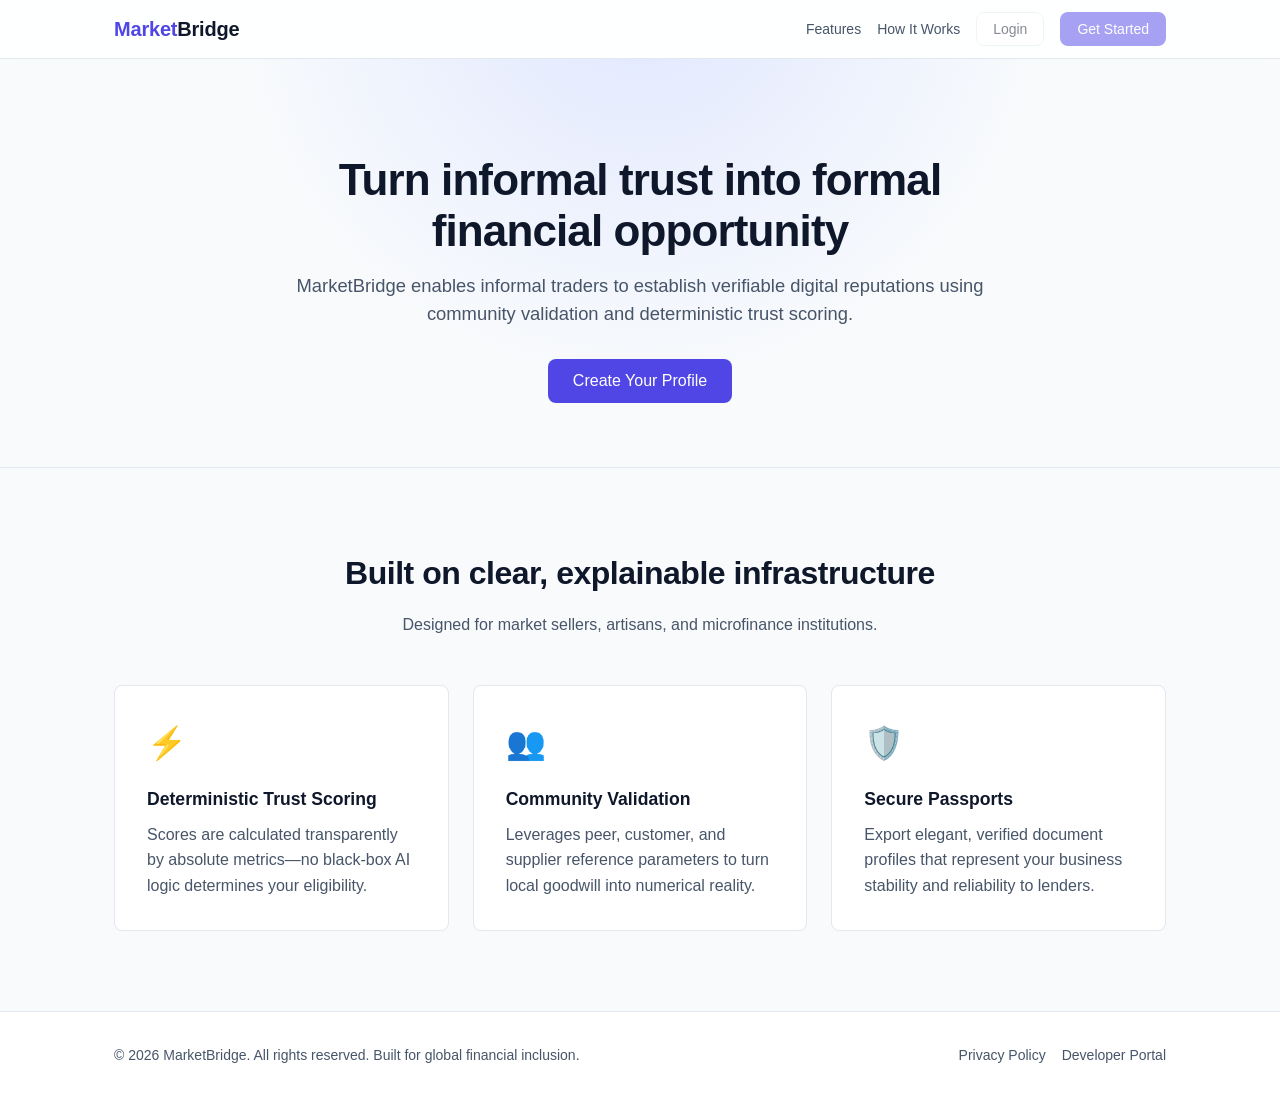
<file: frontend/index.html>
<!DOCTYPE html>
<html lang="en">
<head>
    <meta charset="UTF-8">
    <meta name="viewport" content="width=device-width, initial-scale=1.0">
    <title>MarketBridge — Turn Reputation into Opportunity</title>
    <link rel="stylesheet" href="css/styles.css">
</head>
<body>
    <!-- Navigation -->
    <nav class="navbar">
        <div class="nav-container">
            <a href="#" class="logo">
                <span class="logo-accent">Market</span>Bridge
            </a>
            <div class="nav-links">
                <a href="#features">Features</a>
                <a href="#how-it-works">How It Works</a>
                <button class="btn btn-secondary" disabled>Login</button>
                <button class="btn btn-primary" disabled>Get Started</button>
            </div>
        </div>
    </nav>

    <!-- Hero Section -->
    <header class="hero">
        <div class="container">
            <h1>Turn informal trust into formal financial opportunity</h1>
            <p class="subtitle">MarketBridge enables informal traders to establish verifiable digital reputations using community validation and deterministic trust scoring.</p>
            
            <div class="cta-group">
                <button class="btn btn-primary btn-large" disabled>Create Your Profile</button>
            </div>
        </div>
    </header>

    <!-- Features Section -->
    <section id="features" class="features-section">
        <div class="container">
            <div class="section-title">
                <h2>Built on clear, explainable infrastructure</h2>
                <p>Designed for market sellers, artisans, and microfinance institutions.</p>
            </div>
            
            <div class="grid">
                <div class="card">
                    <div class="card-icon">⚡</div>
                    <h4>Deterministic Trust Scoring</h4>
                    <p>Scores are calculated transparently by absolute metrics—no black-box AI logic determines your eligibility.</p>
                </div>
                <div class="card">
                    <div class="card-icon">👥</div>
                    <h4>Community Validation</h4>
                    <p>Leverages peer, customer, and supplier reference parameters to turn local goodwill into numerical reality.</p>
                </div>
                <div class="card">
                    <div class="card-icon">🛡️</div>
                    <h4>Secure Passports</h4>
                    <p>Export elegant, verified document profiles that represent your business stability and reliability to lenders.</p>
                </div>
            </div>
        </div>
    </section>

    <!-- Footer -->
    <footer class="footer">
        <div class="container footer-content">
            <p>&copy; 2026 MarketBridge. All rights reserved. Built for global financial inclusion.</p>
            <div class="footer-links">
                <a href="#">Privacy Policy</a>
                <a href="#">Developer Portal</a>
            </div>
        </div>
    </footer>

    <!-- App Entry Point (ES6 Modules) -->
    <script type="module" src="js/app.js"></script>
</body>
</html>
</file>
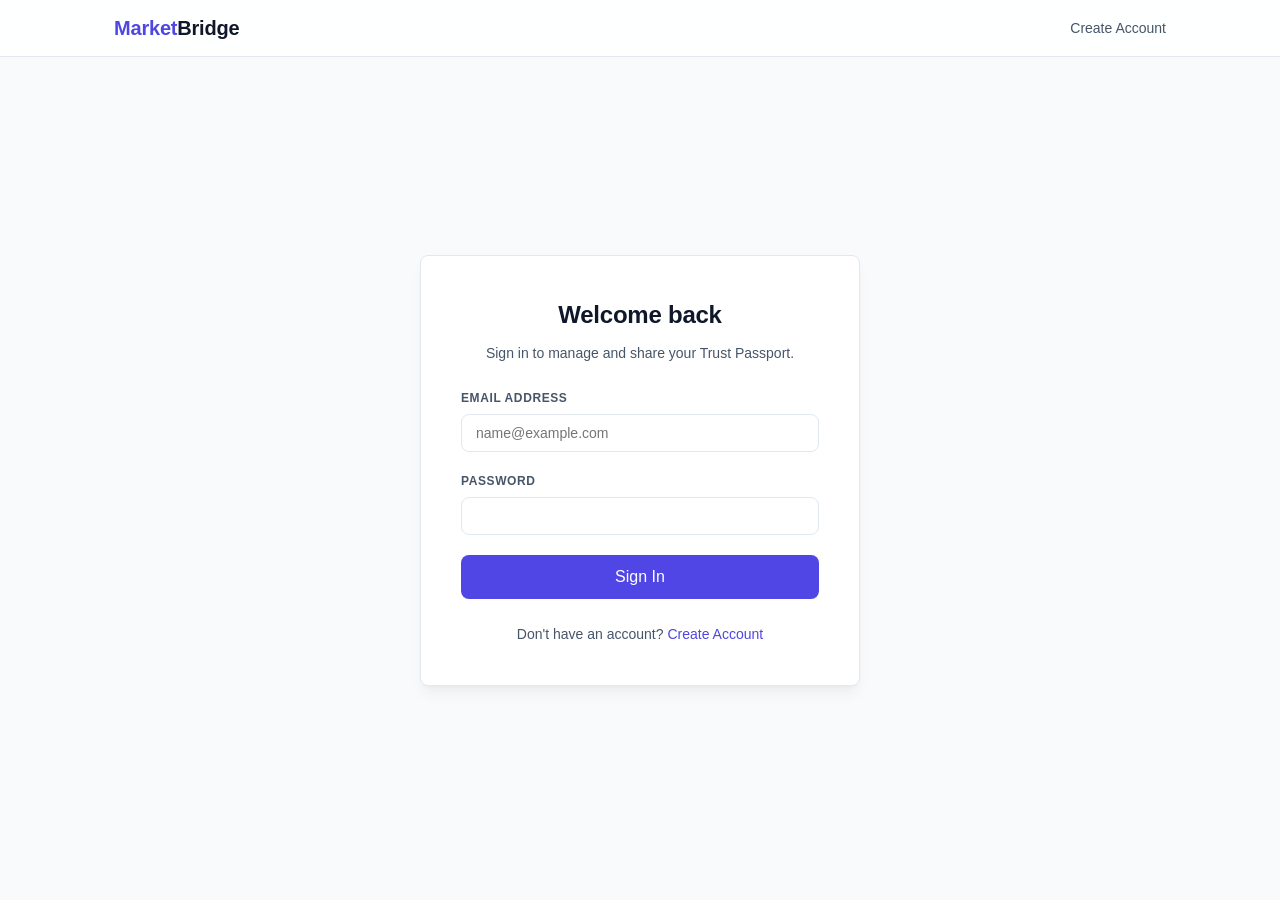
<file: frontend/dashboard.html>
<!DOCTYPE html>
<html lang="en">
<head>
    <meta charset="UTF-8">
    <meta name="viewport" content="width=device-width, initial-scale=1.0">
    <title>Trader Dashboard — MarketBridge</title>
    <link rel="stylesheet" href="css/styles.css">
</head>
<body>
    <nav class="navbar">
        <div class="nav-container">
            <a href="index.html" class="logo">
                <span class="logo-accent">Market</span>Bridge
            </a>
            <div class="nav-links">
                <a href="profile-setup.html">Edit Profile</a>
                <button id="btn-logout" class="btn btn-secondary">Logout</button>
            </div>
        </div>
    </nav>

    <main class="container dashboard-wrapper">
        <!-- Header Section -->
        <header class="dashboard-header">
            <div>
                <span class="badge">MarketBridge Verified Account</span>
                <h1 id="dashboard-business-name">Loading Business...</h1>
                <p id="dashboard-location-category">Checking profile metadata...</p>
            </div>
            <div>
                <a href="profile-setup.html" class="btn btn-secondary">Edit Business Profile</a>
            </div>
        </header>

        <!-- Trust Overview Cards -->
        <section class="metrics-grid">
            <div class="metric-card">
                <span class="metric-label">Reputation Trust Score</span>
                <div class="metric-value-container">
                    <span id="trust-score-val" class="metric-value">0</span>
                    <span class="metric-max">/ 100</span>
                </div>
                <div class="progress-bar-container">
                    <div id="trust-progress-bar" class="progress-bar-fill" style="width: 0%;"></div>
                </div>
                <p class="metric-help">Calculated deterministically based on profile, evidence, and verification.</p>
                <a href="passport-preview.html" class="btn btn-outline mt-24">Preview & Generate Trust Passport</a>
            </div>

            <div id="passport-status-card" class="metric-card">
                <span class="metric-label">Passport Status</span>
                <span class="metric-status status-warning">Incomplete</span>
                <p class="metric-desc">You must upload at least two pieces of business evidence to activate your Trust Passport.</p>
            </div>
        </section>

        <!-- Dashboard Workspace -->
        <section class="dashboard-workspace">
            <!-- Left Panel: Upload Engine & Reference Invitations -->
            <div class="upload-panel">
                <!-- Upload Card -->
                <div class="panel-card">
                    <h3>Upload Business Evidence</h3>
                    <p class="panel-desc">Add supporting verification documents to prove business stability and earn up to 20 trust points [1].</p>
                    <div id="upload-alert" class="alert hidden"></div>
                    <form id="upload-form" class="auth-form">
                        <div class="form-group">
                            <label for="evidence-type">Evidence Category</label>
                            <select id="evidence-type" class="form-select" required>
                                <option value="" disabled selected>Select category</option>
                                <option value="shop_photo">Shop Front Photo</option>
                                <option value="inventory_photo">Inventory / Stock Photo</option>
                                <option value="receipt">Customer Purchase Receipt</option>
                                <option value="utility_bill">Stall Utility Bill</option>
                                <option value="cac_certificate">CAC Registration (Optional)</option>
                            </select>
                        </div>
                        <div class="form-group">
                            <label for="file-input">Select File (PNG or JPG, Max 5MB)</label>
                            <input type="file" id="file-input" accept="image/png, image/jpeg, image/jpg" required>
                        </div>
                        <button type="submit" id="btn-upload" class="btn btn-primary w-100 btn-large">Upload Document</button>
                    </form>
                </div>

                <!-- Reference Invitation Card -->
                <div class="panel-card mt-24">
                    <h3>Request Community Reference</h3>
                    <p class="panel-desc">Invite market neighbors, regular customers, or suppliers to verify your reliability and earn up to 40 trust points [1].</p>
                    <div id="reference-alert" class="alert hidden"></div>
                    <form id="reference-form" class="auth-form">
                        <div class="form-group">
                            <label for="ref-name">Reference Name</label>
                            <input type="text" id="ref-name" placeholder="Alhaji Aminu" required>
                        </div>
                        <div class="form-group">
                            <label for="ref-phone">Phone Number</label>
                            <input type="tel" id="ref-phone" placeholder="e.g. +234 80 1234 5678" required>
                        </div>
                        <div class="form-group">
                            <label for="ref-relationship">Relationship</label>
                            <select id="ref-relationship" class="form-select" required>
                                <option value="" disabled selected>Select relationship</option>
                                <option value="Supplier">Supplier (Provides stock/materials)</option>
                                <option value="Customer">Regular Customer (Buys from you)</option>
                                <option value="Market Leader">Market Association Official</option>
                                <option value="Stall Neighbor">Business Neighbor (Stall owner next door)</option>
                            </select>
                        </div>
                        <button type="submit" id="btn-invite-ref" class="btn btn-outline w-100">Generate Verification Link</button>
                    </form>
                </div>
            </div>

            <!-- Right Panel: Evidence Vault & Reference Lists -->
            <div class="vault-panel">
                <!-- Evidence Vault -->
                <div class="panel-card">
                    <h3>Uploaded Evidence Vault</h3>
                    <p class="panel-desc">Your verified documents stored securely on Supabase Storage [1].</p>
                    <div id="empty-vault-state" class="empty-state">
                        <div class="empty-icon">📁</div>
                        <p>No business evidence uploaded yet.</p>
                    </div>
                    <div id="evidence-grid" class="evidence-preview-grid"></div>
                </div>

                <!-- Reference List Vault -->
                <div class="panel-card mt-24">
                    <h3>Verification References</h3>
                    <p class="panel-desc">Track status and copy secure links to send to your verifiers [1].</p>
                    <div id="empty-references-state" class="empty-state">
                        <div class="empty-icon">👥</div>
                        <p>No reference invitations generated yet.</p>
                    </div>
                    <div id="references-list" class="references-vault-list">
                        <!-- Dynamic list items injected via JavaScript -->
                    </div>
                </div>
            </div>
        </section>
    </main>

    <script type="module" src="js/dashboard.js"></script>
</body>
</html>
</file>
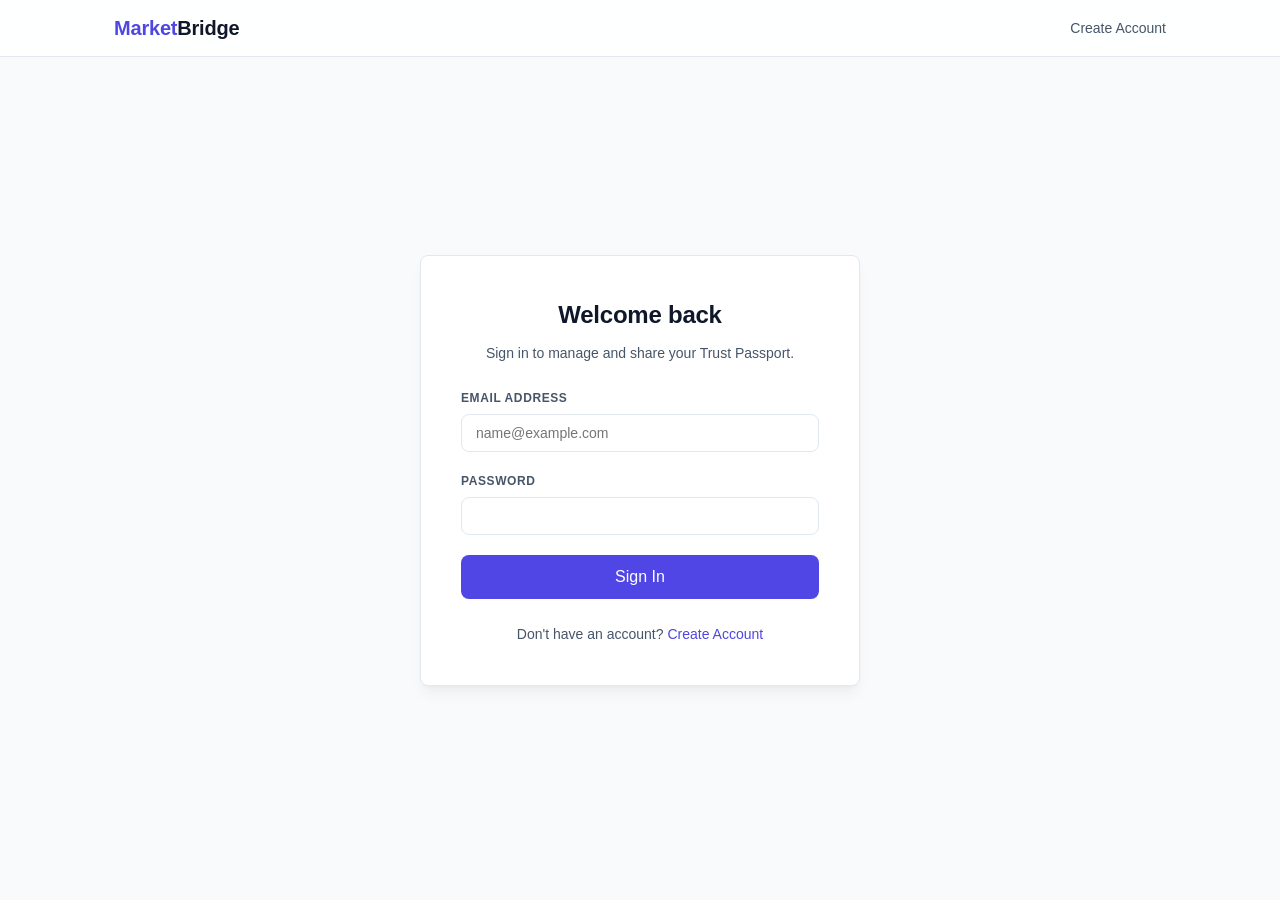
<file: frontend/login.html>
<!DOCTYPE html>
<html lang="en">
<head>
    <meta charset="UTF-8">
    <meta name="viewport" content="width=device-width, initial-scale=1.0">
    <title>Sign In — MarketBridge</title>
    <link rel="stylesheet" href="css/styles.css">
</head>
<body>
    <nav class="navbar">
        <div class="nav-container">
            <a href="index.html" class="logo">
                <span class="logo-accent">Market</span>Bridge
            </a>
            <div class="nav-links">
                <a href="register.html">Create Account</a>
            </div>
        </div>
    </nav>

    <main class="auth-wrapper">
        <div class="auth-card">
            <h2>Welcome back</h2>
            <p class="auth-subtitle">Sign in to manage and share your Trust Passport.</p>

            <div id="alert-box" class="alert hidden"></div>

            <form id="login-form" class="auth-form">
                <div class="form-group">
                    <label for="email">Email Address</label>
                    <input type="email" id="email" placeholder="name@example.com" required autocomplete="email">
                </div>

                <div class="form-group">
                    <label for="password">Password</label>
                    <input type="password" id="password" required autocomplete="current-password">
                </div>

                <button type="submit" id="btn-submit" class="btn btn-primary btn-large w-100">Sign In</button>
            </form>

            <div class="auth-footer">
                <p>Don't have an account? <a href="register.html">Create Account</a></p>
            </div>
        </div>
    </main>

    <script type="module" src="js/login.js"></script>
</body>
</html>
</file>
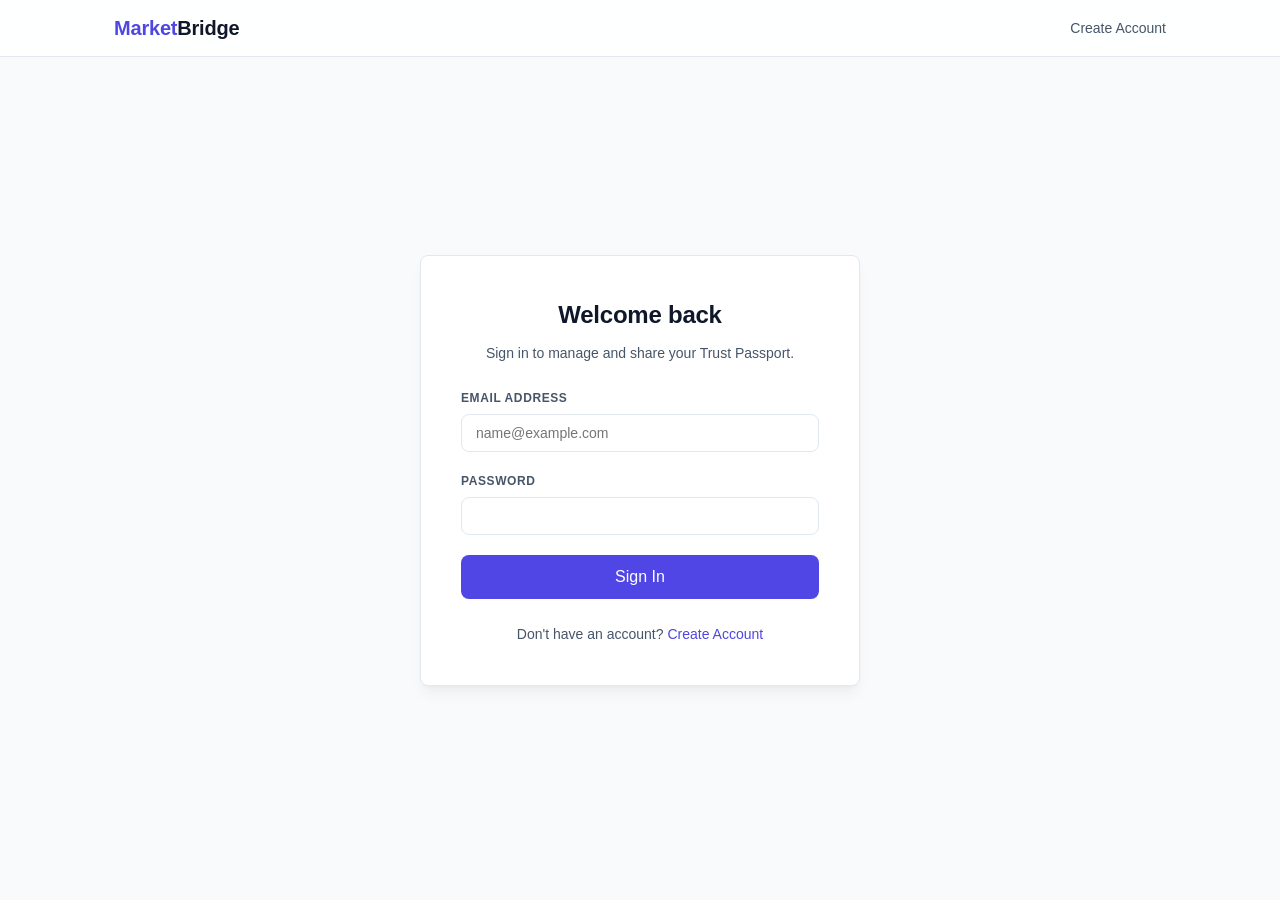
<file: frontend/passport-preview.html>
<!DOCTYPE html>
<html lang="en">
<head>
    <meta charset="UTF-8">
    <meta name="viewport" content="width=device-width, initial-scale=1.0">
    <title>Reputation Trust Passport — MarketBridge</title>
    <link rel="stylesheet" href="css/styles.css">
</head>
<body class="passport-body">
    <!-- Navbar (Will be hidden when printing) -->
    <nav class="navbar print-hidden">
        <div class="nav-container">
            <a href="dashboard.html" class="logo">
                ← Back to Dashboard
            </a>
            <button id="btn-print" class="btn btn-primary">Download Passport PDF</button>
        </div>
    </nav>

    <main class="passport-sheet">
        <!-- Passport Header -->
        <header class="passport-header-block">
            <div class="passport-logo-section">
                <h2>MarketBridge</h2>
                <span>TRUST INFRASTRUCTURE PASSPORT</span>
            </div>
            <div id="passport-qr-code">
                <!-- QR Code dynamically loaded -->
            </div>
        </header>

        <!-- Profile Section -->
        <section class="passport-section">
            <div class="passport-profile-grid">
                <div>
                    <span class="label">Trading Business</span>
                    <h3 id="passport-biz-name">Loading...</h3>
                    <p id="passport-category-market">Loading...</p>
                </div>
                <div>
                    <span class="label">Verification ID</span>
                    <strong id="passport-id" class="monospace">MB-PENDING</strong>
                    <br><br>
                    <span class="label">Date Generated</span>
                    <strong id="passport-date">Loading...</strong>
                </div>
            </div>
        </section>

        <!-- Score Columns -->
        <section class="passport-section border-top">
            <h4 class="section-title-passport">Verified Score Breakdown</h4>
            <div class="passport-score-grid">
                <!-- Circular/Percentage metrics display -->
                <div class="score-circle-card">
                    <div class="score-number-display">
                        <span id="score-overall" class="overall-big">0</span>
                        <span class="overall-max">/100</span>
                    </div>
                    <strong>Overall Trust Score</strong>
                </div>

                <div class="score-text-list">
                    <div class="score-row-item">
                        <span>Identity Profile Completed:</span>
                        <strong id="score-identity">0/20</strong>
                    </div>
                    <div class="score-row-item">
                        <span>Business Stability Record:</span>
                        <strong id="score-business">0/20</strong>
                    </div>
                    <div class="score-row-item">
                        <span>Physical Evidence Uploads:</span>
                        <strong id="score-evidence">0/20</strong>
                    </div>
                    <div class="score-row-item">
                        <span>Community Peer Validation:</span>
                        <strong id="score-community">0/40</strong>
                    </div>
                </div>
            </div>
        </section>

        <!-- AI Evaluation Section -->
        <section class="passport-section border-top">
            <h4 class="section-title-passport">Gemini AI Reputational Explanation</h4>
            <div id="ai-loading" class="ai-loading-box">
                <span class="spinner"></span>
                <span>Generating explanation analysis from Gemini API...</span>
            </div>
            
            <div id="ai-content" class="ai-content-box hidden">
                <div class="ai-block">
                    <strong>Financial Summary:</strong>
                    <p id="ai-summary">Evaluating...</p>
                </div>
                <div class="passport-profile-grid mt-24">
                    <div>
                        <strong class="text-success">Verified Strengths:</strong>
                        <ul id="ai-strengths" class="bullet-list text-success-bullets"></ul>
                    </div>
                    <div>
                        <strong class="text-warning-dark">Observed Vulnerabilities:</strong>
                        <ul id="ai-weaknesses" class="bullet-list text-warning-bullets"></ul>
                    </div>
                </div>
                <div class="ai-block mt-24">
                    <strong>Steps to Improve Credit Readiness:</strong>
                    <ul id="ai-recommendations" class="bullet-list"></ul>
                </div>
                <div class="ai-block mt-24 border-top-dashed">
                    <span class="label">AI Evaluation Confidence Level:</span>
                    <strong id="ai-confidence" class="text-success">HIGH</strong>
                </div>
            </div>
        </section>

        <!-- Passport Footer -->
        <footer class="passport-footer-block">
            <p>This Trust Passport was compiled deterministically on secure servers. QR code scan verifies metadata authenticity [1].</p>
            <span>www.marketbridge.com</span>
        </footer>
    </main>

    <script type="module" src="js/passport-preview.js"></script>
</body>
</html>
</file>
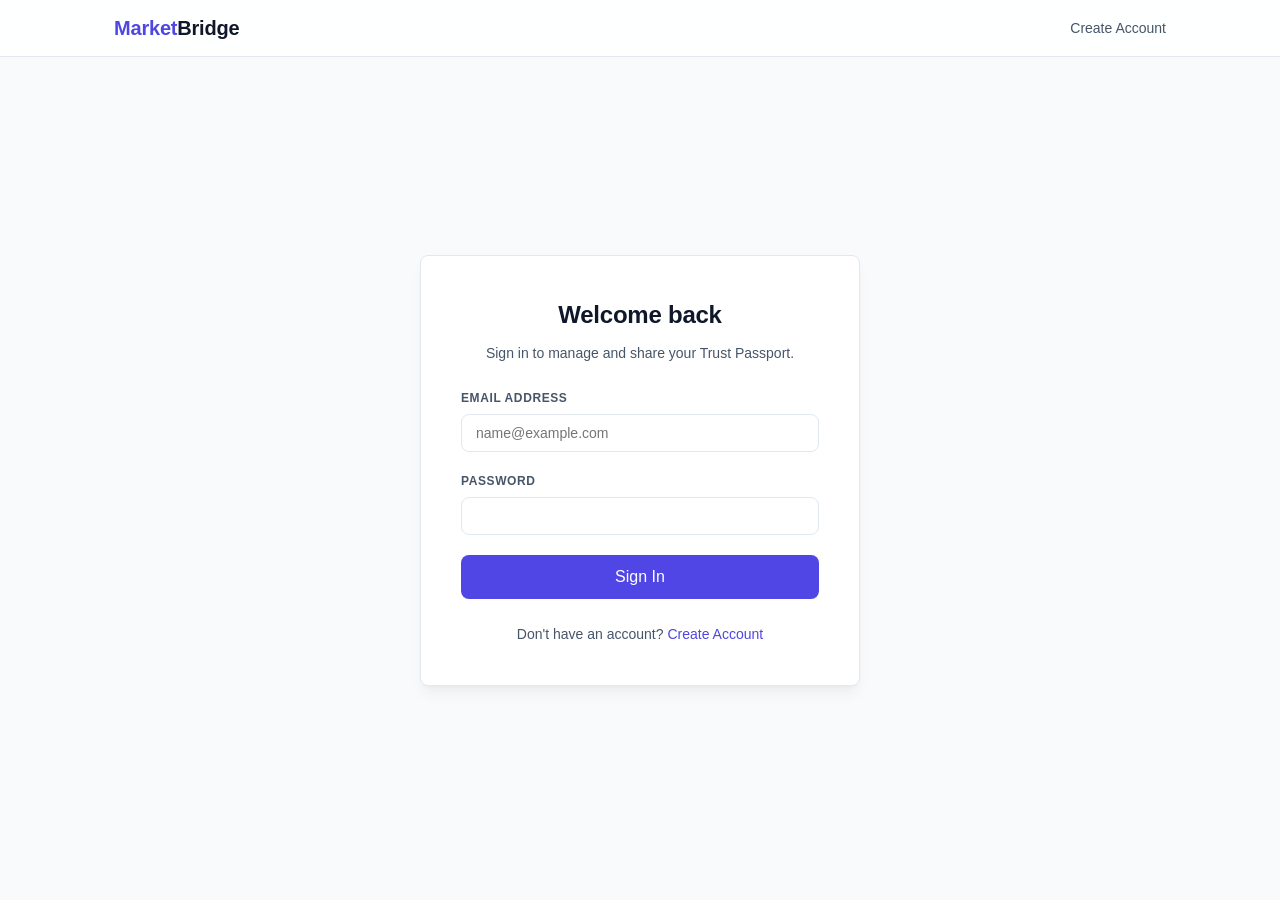
<file: frontend/profile-setup.html>
<!DOCTYPE html>
<html lang="en">
<head>
    <meta charset="UTF-8">
    <meta name="viewport" content="width=device-width, initial-scale=1.0">
    <title>Set Up Business Profile — MarketBridge</title>
    <link rel="stylesheet" href="css/styles.css">
</head>
<body>
    <nav class="navbar">
        <div class="nav-container">
            <a href="index.html" class="logo">
                <span class="logo-accent">Market</span>Bridge
            </a>
            <div class="nav-links">
                <button id="btn-logout" class="btn btn-outline">Logout</button>
            </div>
        </div>
    </nav>

    <main class="auth-wrapper">
        <div class="auth-card profile-card-wide">
            <h2>Verify your trading profile</h2>
            <p class="auth-subtitle">Complete these business details to establish your Trust Passport.</p>

            <div id="alert-box" class="alert hidden"></div>

            <form id="profile-form" class="auth-form">
                <div class="form-grid">
                    <div class="form-group">
                        <label for="business-name">Trading Business Name</label>
                        <input type="text" id="business-name" placeholder="Ngozi Fabric Ventures" required>
                    </div>

                    <div class="form-group">
                        <label for="category">Business Category</label>
                        <select id="category" class="form-select" required>
                            <option value="" disabled selected>Select category</option>
                            <option value="Food Vendor">Food Vendor / Catering</option>
                            <option value="Tailor">Tailoring & Textiles</option>
                            <option value="Artisan">Artisan / Woodworker / Welder</option>
                            <option value="Hairdresser">Hairdresser / Barber</option>
                            <option value="Mechanic">Mechanic / Spare Parts</option>
                            <option value="General Retail">General Retail / Provisions</option>
                            <option value="Agriculture">Farmer / Agro-Dealer</option>
                        </select>
                    </div>

                    <div class="form-group">
                        <label for="years-operating">Years in Business</label>
                        <input type="number" id="years-operating" placeholder="e.g. 4" min="0" max="80" required>
                    </div>

                    <div class="form-group">
                        <label for="market">Market Location Center</label>
                        <input type="text" id="market" placeholder="e.g. Balogun Market" required>
                    </div>
                </div>

                <div class="form-group">
                    <label for="description">Short Business Bio (Optional)</label>
                    <textarea id="description" rows="3" placeholder="Tell lenders about your daily operations, sales capacity, or what goods you trade..."></textarea>
                </div>

                <div class="form-group">
                    <label for="shop-address">Specific Stall Address / Location Description</label>
                    <input type="text" id="shop-address" placeholder="e.g. Stall 45, Line B, Textile Section" required>
                </div>

                <button type="submit" id="btn-save" class="btn btn-primary btn-large w-100">Save Profile & Enter Dashboard</button>
            </form>
        </div>
    </main>

    <script type="module" src="js/profile-setup.js"></script>
</body>
</html>
</file>
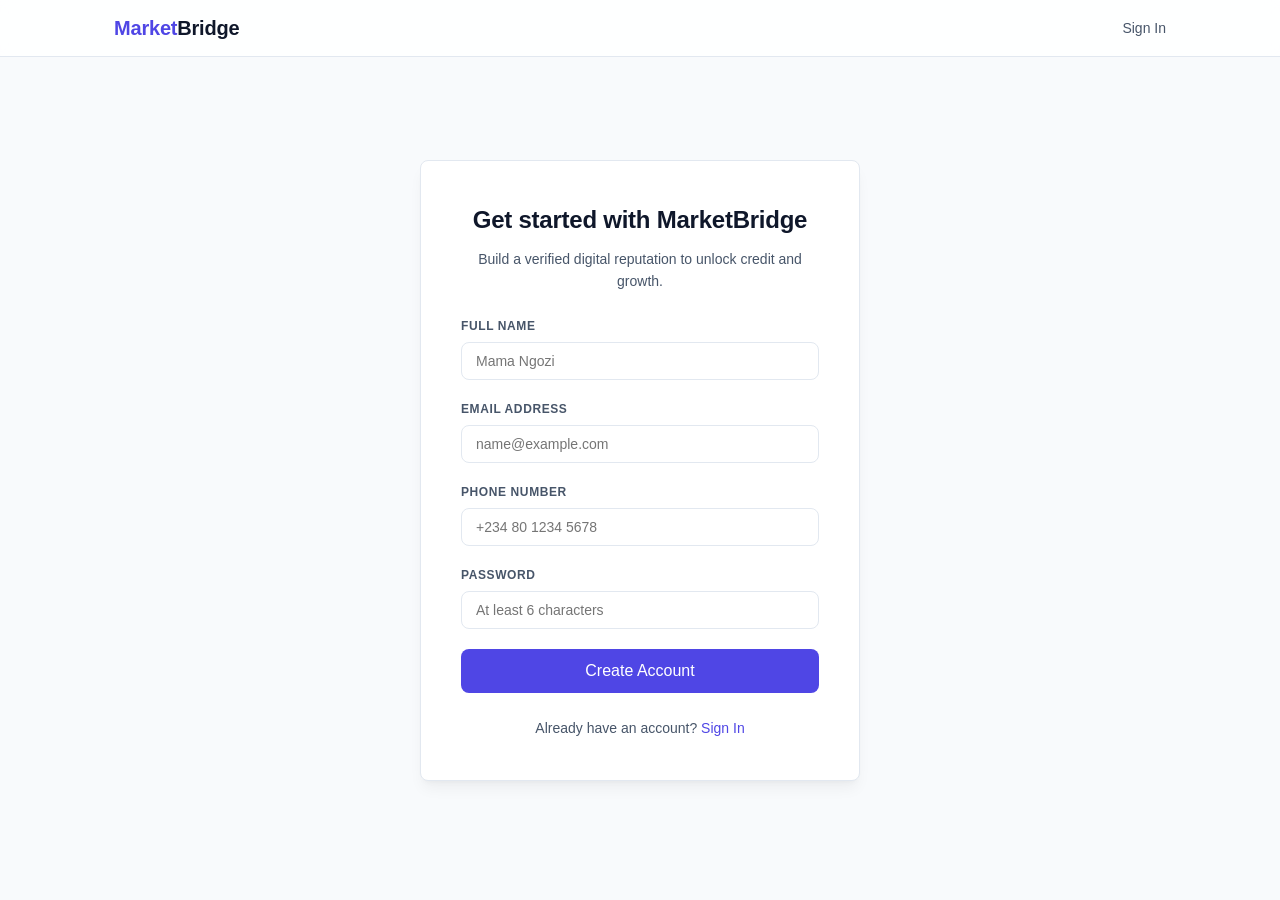
<file: frontend/register.html>
<!DOCTYPE html>
<html lang="en">
<head>
    <meta charset="UTF-8">
    <meta name="viewport" content="width=device-width, initial-scale=1.0">
    <title>Create Your Account — MarketBridge</title>
    <link rel="stylesheet" href="css/styles.css">
</head>
<body>
    <nav class="navbar">
        <div class="nav-container">
            <a href="index.html" class="logo">
                <span class="logo-accent">Market</span>Bridge
            </a>
            <div class="nav-links">
                <a href="login.html">Sign In</a>
            </div>
        </div>
    </nav>

    <main class="auth-wrapper">
        <div class="auth-card">
            <h2>Get started with MarketBridge</h2>
            <p class="auth-subtitle">Build a verified digital reputation to unlock credit and growth.</p>

            <div id="alert-box" class="alert hidden"></div>

            <form id="register-form" class="auth-form">
                <div class="form-group">
                    <label for="fullname">Full Name</label>
                    <input type="text" id="fullname" placeholder="Mama Ngozi" required autocomplete="name">
                </div>

                <div class="form-group">
                    <label for="email">Email Address</label>
                    <input type="email" id="email" placeholder="name@example.com" required autocomplete="email">
                </div>

                <div class="form-group">
                    <label for="phone">Phone Number</label>
                    <input type="tel" id="phone" placeholder="+234 80 1234 5678" required autocomplete="tel">
                </div>

                <div class="form-group">
                    <label for="password">Password</label>
                    <input type="password" id="password" placeholder="At least 6 characters" required autocomplete="new-password" minlength="6">
                </div>

                <button type="submit" id="btn-submit" class="btn btn-primary btn-large w-100">Create Account</button>
            </form>

            <div class="auth-footer">
                <p>Already have an account? <a href="login.html">Sign In</a></p>
            </div>
        </div>
    </main>

    <script type="module" src="js/register.js"></script>
</body>
</html>
</file>
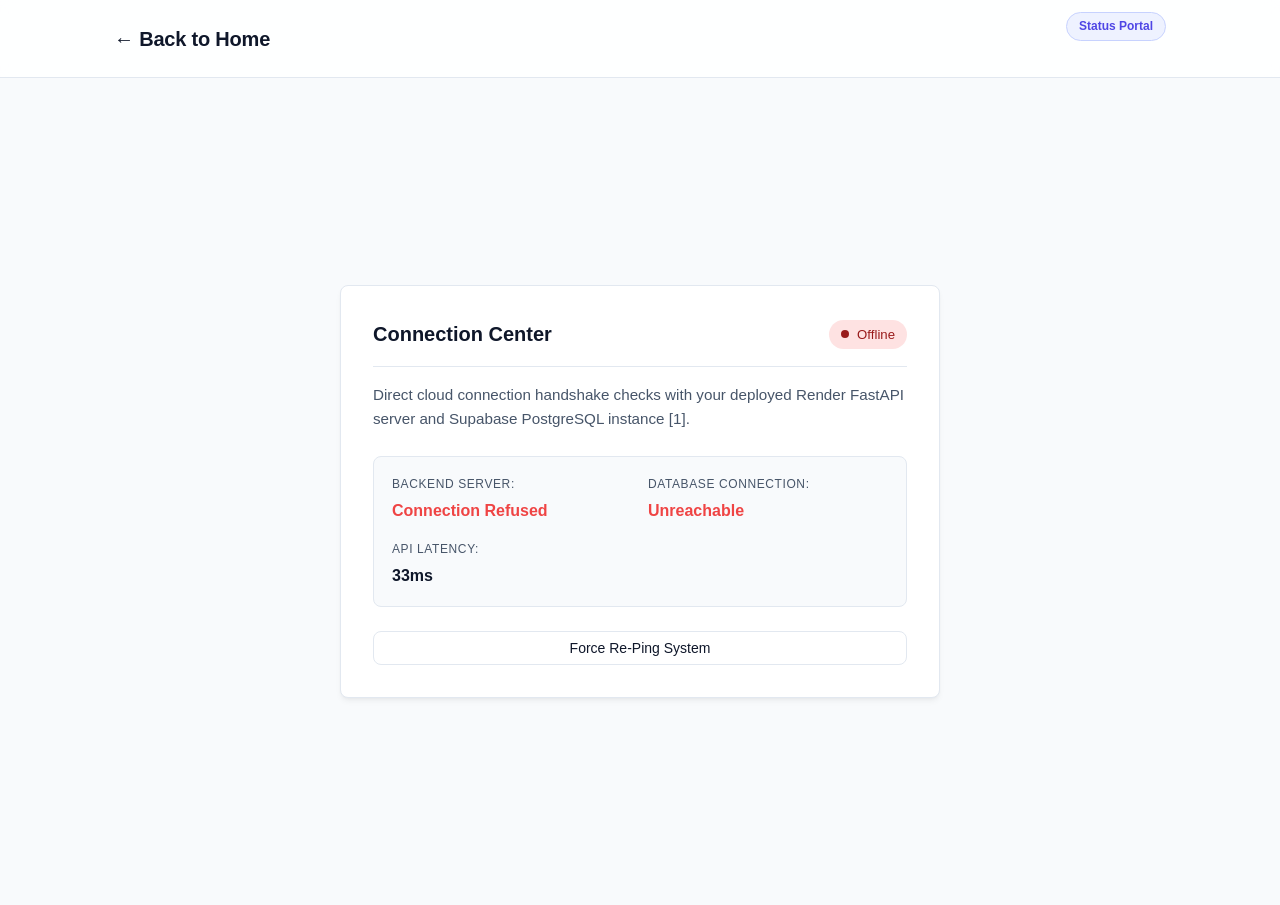
<file: frontend/status.html>
<!DOCTYPE html>
<html lang="en">
<head>
    <meta charset="UTF-8">
    <meta name="viewport" content="width=device-width, initial-scale=1.0">
    <title>System Status — MarketBridge</title>
    <link rel="stylesheet" href="css/styles.css">
</head>
<body>
    <nav class="navbar">
        <div class="nav-container">
            <a href="index.html" class="logo">
                ← Back to Home
            </a>
            <span class="badge">Status Portal</span>
        </div>
    </nav>

    <main class="auth-wrapper">
        <div class="status-card profile-card-wide" style="margin-top: 0;">
            <div class="status-header">
                <h3>Connection Center</h3>
                <div id="status-badge" class="status-badge status-loading">
                    <span class="pulse-dot"></span>
                    <span id="status-text">Testing setup...</span>
                </div>
            </div>
            <p class="status-desc">Direct cloud connection handshake checks with your deployed Render FastAPI server and Supabase PostgreSQL instance [1].</p>
            
            <div class="status-details">
                <div class="status-item">
                    <span class="label">Backend Server:</span>
                    <span id="backend-status" class="value text-warning">Waiting</span>
                </div>
                <div class="status-item">
                    <span class="label">Database Connection:</span>
                    <span id="db-status" class="value text-warning">Waiting</span>
                </div>
                <div class="status-item">
                    <span class="label">API Latency:</span>
                    <span id="api-latency" class="value">--</span>
                </div>
            </div>

            <div class="status-actions">
                <button id="btn-retry-health" class="btn btn-secondary w-100">Force Re-Ping System</button>
            </div>
        </div>
    </main>

    <script type="module" src="js/status.js"></script>
</body>
</html>
</file>
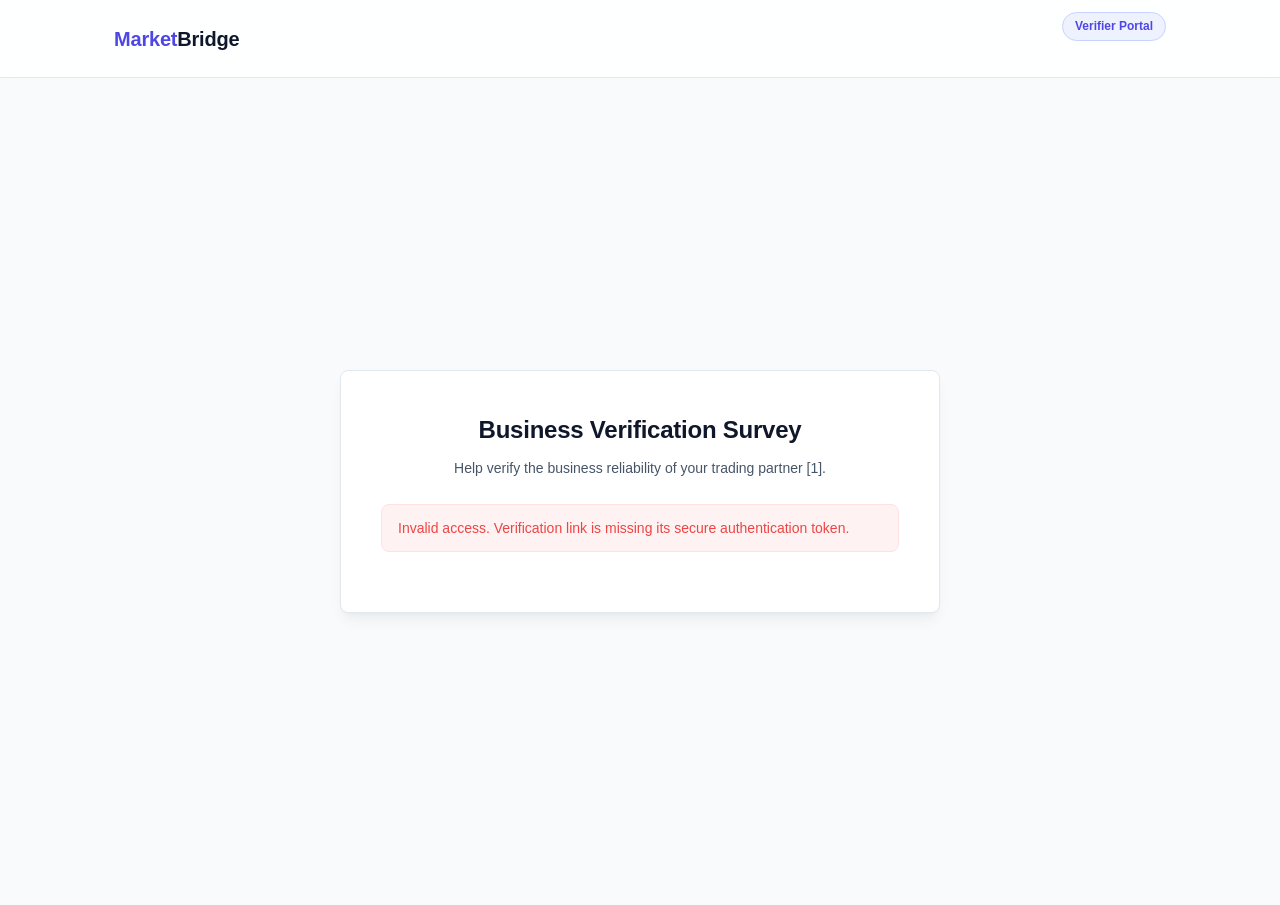
<file: frontend/verify.html>
<!DOCTYPE html>
<html lang="en">
<head>
    <meta charset="UTF-8">
    <meta name="viewport" content="width=device-width, initial-scale=1.0">
    <title>Business Verification — MarketBridge</title>
    <link rel="stylesheet" href="css/styles.css">
</head>
<body>
    <nav class="navbar">
        <div class="nav-container">
            <a href="#" class="logo">
                <span class="logo-accent">Market</span>Bridge
            </a>
            <span class="badge">Verifier Portal</span>
        </div>
    </nav>

    <main class="auth-wrapper">
        <div class="auth-card profile-card-wide">
            <h2 id="survey-title">Business Verification Survey</h2>
            <p id="survey-subtitle" class="auth-subtitle">Help verify the business reliability of your trading partner [1].</p>

            <div id="alert-box" class="alert hidden"></div>

            <form id="survey-form" class="auth-form hidden">
                <div class="form-grid">
                    <div class="form-group">
                        <label for="known-years">How many years have you known this trader?</label>
                        <input type="number" id="known-years" min="0" max="80" placeholder="e.g. 3" required>
                    </div>

                    <div class="form-group">
                        <label for="trust-rating">Reliability Rating (1 to 5 Stars)</label>
                        <select id="trust-rating" class="form-select" required>
                            <option value="" disabled selected>Select rating</option>
                            <option value="5">⭐⭐⭐⭐⭐ (Highly Reliable)</option>
                            <option value="4">⭐⭐⭐⭐ (Reliable)</option>
                            <option value="3">⭐⭐⭐ (Average)</option>
                            <option value="2">⭐⭐ (Inconsistent)</option>
                            <option value="1">⭐ (Unreliable)</option>
                        </select>
                    </div>
                </div>

                <div class="form-group">
                    <label>Would you trust this trader with goods on credit?</label>
                    <div class="radio-group">
                        <label class="radio-label">
                            <input type="radio" name="would-lend" value="true" required> Yes, fully trust them
                        </label>
                        <label class="radio-label">
                            <input type="radio" name="would-lend" value="false"> No, I would require cash payment
                        </label>
                    </div>
                </div>

                <div class="form-group">
                    <label for="comments">Optional Comments (Your review of their character & business reliability)</label>
                    <textarea id="comments" rows="3" placeholder="Always pays on time, highly respected in the market section..."></textarea>
                </div>

                <button type="submit" id="btn-submit" class="btn btn-primary btn-large w-100">Submit Verification Survey</button>
            </form>
        </div>
    </main>

    <script type="module" src="js/verify.js"></script>
</body>
</html>
</file>
<file: frontend/css/styles.css>
/* Custom Reset and Variables */
:root {
    --bg-primary: #F8FAFC;
    --bg-secondary: #FFFFFF;
    --text-primary: #0F172A;
    --text-secondary: #475569;
    --accent: #4F46E5;
    --accent-hover: #4338CA;
    --border-color: #E2E8F0;
    --success: #10B981;
    --danger: #EF4444;
    --warning: #F59E0B;
    --font-family: -apple-system, BlinkMacSystemFont, "Segoe UI", Roboto, "Helvetica Neue", Arial, sans-serif;
    --border-radius: 8px;
    --transition: all 0.2s cubic-bezier(0.4, 0, 0.2, 1);
}

* {
    box-sizing: border-box;
    margin: 0;
    padding: 0;
}

html {
    scroll-behavior: smooth;
}

body {
    background-color: var(--bg-primary);
    color: var(--text-primary);
    font-family: var(--font-family);
    line-height: 1.6;
    -webkit-font-smoothing: antialiased;
}

.container {
    max-width: 1100px;
    margin: 0 auto;
    padding: 0 24px;
}

/* Typography styling */
h1 {
    font-size: 2.75rem;
    font-weight: 800;
    line-height: 1.15;
    letter-spacing: -0.02em;
    margin-bottom: 16px;
    color: var(--text-primary);
}

h2 {
    font-size: 2rem;
    font-weight: 700;
    letter-spacing: -0.015em;
    margin-bottom: 12px;
}

h3 {
    font-size: 1.25rem;
    font-weight: 600;
    color: var(--text-primary);
}

h4 {
    font-size: 1.1rem;
    font-weight: 600;
    margin-bottom: 8px;
}

p {
    color: var(--text-secondary);
}

/* Button UI Components */
.btn {
    display: inline-flex;
    align-items: center;
    justify-content: center;
    font-size: 0.875rem;
    font-weight: 500;
    padding: 8px 16px;
    border-radius: var(--border-radius);
    border: 1px solid transparent;
    cursor: pointer;
    transition: var(--transition);
}

.btn:disabled {
    opacity: 0.5;
    cursor: not-allowed;
}

.btn-primary {
    background-color: var(--accent);
    color: white;
}

.btn-primary:hover:not(:disabled) {
    background-color: var(--accent-hover);
}

.btn-secondary {
    background-color: white;
    border-color: var(--border-color);
    color: var(--text-primary);
}

.btn-secondary:hover:not(:disabled) {
    background-color: #F1F5F9;
}

.btn-outline {
    background-color: transparent;
    border-color: var(--border-color);
    color: var(--text-secondary);
}

.btn-outline:hover:not(:disabled) {
    color: var(--text-primary);
    border-color: var(--text-primary);
}

.btn-large {
    padding: 12px 24px;
    font-size: 1rem;
}

/* Navigation Bar */
.navbar {
    background-color: rgba(255, 255, 255, 0.85);
    backdrop-filter: blur(8px);
    border-bottom: 1px solid var(--border-color);
    position: sticky;
    top: 0;
    z-index: 100;
}

.nav-container {
    max-width: 1100px;
    margin: 0 auto;
    padding: 12px 24px;
    display: flex;
    justify-content: space-between;
    align-items: center;
}

.logo {
    font-weight: 700;
    font-size: 1.25rem;
    text-decoration: none;
    color: var(--text-primary);
    letter-spacing: -0.01em;
}

.logo-accent {
    color: var(--accent);
}

.nav-links {
    display: flex;
    gap: 16px;
    align-items: center;
}

.nav-links a {
    text-decoration: none;
    color: var(--text-secondary);
    font-size: 0.875rem;
    transition: var(--transition);
}

.nav-links a:hover {
    color: var(--text-primary);
}

/* Hero Section */
.hero {
    padding: 96px 0 64px;
    text-align: center;
    background: radial-gradient(circle at 50% -20%, #E0E7FF 0%, var(--bg-primary) 50%);
}

.hero .container {
    max-width: 800px;
}

.badge {
    display: inline-block;
    font-size: 0.75rem;
    font-weight: 600;
    color: var(--accent);
    background-color: #EEF2FF;
    padding: 4px 12px;
    border-radius: 9999px;
    border: 1px solid #C7D2FE;
    margin-bottom: 24px;
}

.subtitle {
    font-size: 1.15rem;
    margin-bottom: 32px;
    line-height: 1.5;
}

.cta-group {
    display: flex;
    justify-content: center;
    gap: 12px;
}

/* System Verification Card UI */
.system-section {
    padding: 32px 0 64px;
}

.status-card {
    background-color: var(--bg-secondary);
    border: 1px solid var(--border-color);
    border-radius: var(--border-radius);
    padding: 32px;
    box-shadow: 0 4px 6px -1px rgba(0, 0, 0, 0.05), 0 2px 4px -2px rgba(0, 0, 0, 0.05);
}

.status-header {
    display: flex;
    justify-content: space-between;
    align-items: center;
    border-bottom: 1px solid var(--border-color);
    padding-bottom: 16px;
    margin-bottom: 16px;
}

.status-badge {
    display: inline-flex;
    align-items: center;
    gap: 8px;
    padding: 4px 12px;
    border-radius: 9999px;
    font-size: 0.825rem;
    font-weight: 500;
}

.status-loading {
    background-color: #FEF3C7;
    color: #D97706;
}

.status-online {
    background-color: #D1FAE5;
    color: #065F46;
}

.status-offline {
    background-color: #FEE2E2;
    color: #991B1B;
}

.pulse-dot {
    width: 8px;
    height: 8px;
    border-radius: 50%;
    background-color: currentColor;
    display: inline-block;
}

.status-loading .pulse-dot {
    animation: pulse 1.5s infinite;
}

@keyframes pulse {
    0% { opacity: 0.4; }
    50% { opacity: 1; }
    100% { opacity: 0.4; }
}

.status-desc {
    font-size: 0.95rem;
    margin-bottom: 24px;
}

.status-details {
    display: grid;
    grid-template-columns: repeat(auto-fit, minmax(200px, 1fr));
    gap: 16px;
    background-color: var(--bg-primary);
    padding: 18px;
    border-radius: var(--border-radius);
    border: 1px solid var(--border-color);
    margin-bottom: 24px;
}

.status-item {
    display: flex;
    flex-direction: column;
    gap: 4px;
}

.status-item .label {
    font-size: 0.75rem;
    text-transform: uppercase;
    letter-spacing: 0.05em;
    color: var(--text-secondary);
}

.status-item .value {
    font-size: 1rem;
    font-weight: 600;
}

.text-warning { color: var(--warning); }
.text-success { color: var(--success); }
.text-danger { color: var(--danger); }

/* Features Section styling */
.features-section {
    padding: 80px 0;
    border-top: 1px solid var(--border-color);
}

.section-title {
    text-align: center;
    margin-bottom: 48px;
}

.grid {
    display: grid;
    grid-template-columns: repeat(auto-fit, minmax(300px, 1fr));
    gap: 24px;
}

.card {
    background-color: var(--bg-secondary);
    border: 1px solid var(--border-color);
    border-radius: var(--border-radius);
    padding: 32px;
    transition: var(--transition);
}

.card:hover {
    transform: translateY(-2px);
    border-color: #CBD5E1;
}

.card-icon {
    font-size: 2rem;
    margin-bottom: 16px;
}

/* Footer styling */
.footer {
    border-top: 1px solid var(--border-color);
    padding: 32px 0;
    background-color: var(--bg-secondary);
    font-size: 0.875rem;
}

.footer-content {
    display: flex;
    justify-content: space-between;
    align-items: center;
    flex-wrap: wrap;
    gap: 16px;
}

.footer-links {
    display: flex;
    gap: 16px;
}

.footer-links a {
    color: var(--text-secondary);
    text-decoration: none;
    transition: var(--transition);
}

.footer-links a:hover {
    color: var(--text-primary);
}

/* Mobile Responsiveness */
@media (max-width: 768px) {
    h1 { font-size: 2rem; }
    .nav-container { flex-direction: column; gap: 12px; }
    .nav-links { flex-wrap: wrap; justify-content: center; }
    .status-header { flex-direction: column; align-items: flex-start; gap: 12px; }
    .footer-content { flex-direction: column; text-align: center; }
}

/* Authentication Form Pages Layout */
.auth-wrapper {
    display: flex;
    align-items: center;
    justify-content: center;
    padding: 64px 24px;
    min-height: calc(100vh - 73px);
}

.auth-card {
    background-color: var(--bg-secondary);
    border: 1px solid var(--border-color);
    border-radius: var(--border-radius);
    padding: 40px;
    width: 100%;
    max-width: 440px;
    box-shadow: 0 10px 15px -3px rgba(0, 0, 0, 0.05), 0 4px 6px -4px rgba(0, 0, 0, 0.05);
}

.auth-card h2 {
    font-size: 1.5rem;
    font-weight: 700;
    text-align: center;
    margin-bottom: 8px;
    letter-spacing: -0.01em;
}

.auth-subtitle {
    font-size: 0.875rem;
    text-align: center;
    margin-bottom: 24px;
}

.form-group {
    margin-bottom: 20px;
    display: flex;
    flex-direction: column;
    gap: 6px;
    text-align: left;
}

.form-group label {
    font-size: 0.75rem;
    font-weight: 600;
    text-transform: uppercase;
    letter-spacing: 0.05em;
    color: var(--text-secondary);
}

.form-group input {
    font-size: 0.875rem;
    padding: 10px 14px;
    border-radius: var(--border-radius);
    border: 1px solid var(--border-color);
    outline: none;
    transition: var(--transition);
}

.form-group input:focus {
    border-color: var(--accent);
    box-shadow: 0 0 0 3px rgba(79, 70, 229, 0.1);
}

.w-100 {
    width: 100%;
}

.auth-footer {
    margin-top: 24px;
    text-align: center;
    font-size: 0.875rem;
}

.auth-footer a {
    color: var(--accent);
    text-decoration: none;
    font-weight: 500;
}

.auth-footer a:hover {
    text-decoration: underline;
}

/* Alert Boxes */
.alert {
    padding: 12px 16px;
    border-radius: var(--border-radius);
    font-size: 0.875rem;
    margin-bottom: 20px;
    border: 1px solid transparent;
}

.alert-error {
    background-color: #FEF2F2;
    border-color: #FEE2E2;
    color: var(--danger);
}

.alert-success {
    background-color: #ECFDF5;
    border-color: #D1FAE5;
    color: var(--success);
}

.hidden {
    display: none !important;
}

/* Select Form elements */
.form-select {
    font-size: 0.875rem;
    padding: 10px 14px;
    border-radius: var(--border-radius);
    border: 1px solid var(--border-color);
    background-color: white;
    outline: none;
    cursor: pointer;
    transition: var(--transition);
}

.form-select:focus {
    border-color: var(--accent);
}

textarea {
    font-family: inherit;
    font-size: 0.875rem;
    padding: 10px 14px;
    border-radius: var(--border-radius);
    border: 1px solid var(--border-color);
    outline: none;
    resize: vertical;
    transition: var(--transition);
}

textarea:focus {
    border-color: var(--accent);
}

.profile-card-wide {
    max-width: 600px; /* Wider card to accommodate multi-input grid form gracefully */
}

.form-grid {
    display: grid;
    grid-template-columns: repeat(auto-fit, minmax(240px, 1fr));
    gap: 16px;
}

.nav-bold {
    font-weight: 600;
    color: var(--accent) !important;
}

/* Dashboard Columns Workspace Layout */
.dashboard-wrapper {
    padding: 48px 24px;
}

.dashboard-header {
    display: flex;
    justify-content: space-between;
    align-items: center;
    border-bottom: 1px solid var(--border-color);
    padding-bottom: 24px;
    margin-bottom: 32px;
    text-align: left;
}

.dashboard-header h1 {
    font-size: 2.25rem;
    margin-bottom: 4px;
}

.metrics-grid {
    display: grid;
    grid-template-columns: repeat(auto-fit, minmax(300px, 1fr));
    gap: 24px;
    margin-bottom: 40px;
}

.metric-card {
    background-color: var(--bg-secondary);
    border: 1px solid var(--border-color);
    border-radius: var(--border-radius);
    padding: 24px;
    display: flex;
    flex-direction: column;
    text-align: left;
}

.metric-label {
    font-size: 0.75rem;
    text-transform: uppercase;
    font-weight: 600;
    letter-spacing: 0.05em;
    color: var(--text-secondary);
    margin-bottom: 12px;
}

.metric-value-container {
    display: flex;
    align-items: baseline;
    margin-bottom: 12px;
}

.metric-value {
    font-size: 2.5rem;
    font-weight: 800;
    line-height: 1;
}

.metric-max {
    font-size: 1.15rem;
    color: var(--text-secondary);
    margin-left: 4px;
}

.metric-status {
    font-size: 1.15rem;
    font-weight: 700;
    margin-bottom: 12px;
}

.progress-bar-container {
    height: 6px;
    background-color: #F1F5F9;
    border-radius: 999px;
    overflow: hidden;
    margin-bottom: 12px;
}

.progress-bar-fill {
    height: 100%;
    background-color: var(--success);
    transition: width 0.4s cubic-bezier(0.4, 0, 0.2, 1);
}

.metric-help, .metric-desc {
    font-size: 0.8rem;
    color: var(--text-secondary);
    line-height: 1.4;
}

.dashboard-workspace {
    display: grid;
    grid-template-columns: 1.2fr 1.8fr;
    gap: 32px;
}

.panel-card {
    background-color: var(--bg-secondary);
    border: 1px solid var(--border-color);
    border-radius: var(--border-radius);
    padding: 32px;
    text-align: left;
}

.panel-card h3 {
    font-size: 1.25rem;
    margin-bottom: 4px;
}

.panel-desc {
    font-size: 0.85rem;
    color: var(--text-secondary);
    margin-bottom: 24px;
    line-height: 1.4;
}

/* Vault Preview Grid */
.empty-state {
    padding: 64px 24px;
    text-align: center;
    border: 2px dashed var(--border-color);
    border-radius: var(--border-radius);
}

.empty-icon {
    font-size: 2.5rem;
    margin-bottom: 12px;
}

.evidence-preview-grid {
    display: grid;
    grid-template-columns: repeat(auto-fill, minmax(180px, 1fr));
    gap: 16px;
}

.evidence-card {
    border: 1px solid var(--border-color);
    border-radius: var(--border-radius);
    overflow: hidden;
    background-color: var(--bg-primary);
    transition: var(--transition);
}

.evidence-card:hover {
    border-color: #CBD5E1;
}

.evidence-card-img-wrapper {
    height: 130px;
    background-color: #E2E8F0;
    overflow: hidden;
    display: flex;
    align-items: center;
    justify-content: center;
}

.evidence-card-img-wrapper img {
    width: 100%;
    height: 100%;
    object-fit: cover;
}

.evidence-card-details {
    padding: 12px;
    display: flex;
    flex-direction: column;
    gap: 8px;
}

.evidence-card-details h5 {
    font-size: 0.85rem;
    font-weight: 600;
    text-overflow: ellipsis;
    overflow: hidden;
    white-space: nowrap;
}

.btn-delete-evidence {
    background-color: transparent;
    color: var(--danger);
    border: 1px solid #FEE2E2;
    padding: 4px 8px;
    border-radius: 4px;
    font-size: 0.75rem;
    font-weight: 500;
    cursor: pointer;
    transition: var(--transition);
}

.btn-delete-evidence:hover {
    background-color: #FEF2F2;
    border-color: #FCA5A5;
}

/* Mobile responsive columns adjustments */
@media (max-width: 900px) {
    .dashboard-workspace { grid-template-columns: 1fr; }
    .dashboard-header { flex-direction: column; align-items: flex-start; gap: 16px; }
}

/* Multi-panel Margin Helpers */
.mt-24 {
    margin-top: 24px;
}

/* Reference Vault List Item styling */
.references-vault-list {
    display: flex;
    flex-direction: column;
    gap: 12px;
}

.reference-row {
    display: flex;
    justify-content: space-between;
    align-items: center;
    padding: 12px 16px;
    border: 1px solid var(--border-color);
    border-radius: var(--border-radius);
    background-color: var(--bg-primary);
    font-size: 0.875rem;
}

.reference-row-meta {
    display: flex;
    flex-direction: column;
    gap: 4px;
    text-align: left;
}

.reference-row-meta strong {
    color: var(--text-primary);
}

.reference-row-meta span {
    font-size: 0.75rem;
    color: var(--text-secondary);
}

.reference-row-actions {
    display: flex;
    align-items: center;
    gap: 16px;
}

.btn-copy-link {
    font-size: 0.75rem !important;
    padding: 4px 10px !important;
}

.badge-completed {
    display: inline-block;
    background-color: #ECFDF5;
    color: var(--success);
    border: 1px solid #D1FAE5;
    padding: 2px 8px;
    border-radius: 4px;
    font-size: 0.7rem;
    font-weight: 600;
}

/* Standalone Radio Questionnaire fields styling */
.radio-group {
    display: flex;
    flex-direction: column;
    gap: 8px;
    margin-top: 4px;
}

.radio-label {
    display: flex;
    align-items: center;
    gap: 8px;
    font-size: 0.875rem;
    color: var(--text-primary);
    cursor: pointer;
}

.radio-label input {
    cursor: pointer;
}

/* Print Page Styling Options */
.passport-body {
    background-color: #64748B; /* Dark grey padding background (Simulates PDF paper previews) */
    padding: 32px 0;
}

.passport-sheet {
    background-color: white;
    width: 100%;
    max-width: 800px; /* A4 Ratio Margin Standard */
    margin: 0 auto;
    padding: 48px;
    border-radius: var(--border-radius);
    border: 1px solid var(--border-color);
    box-shadow: 0 20px 25px -5px rgba(0, 0, 0, 0.1), 0 10px 10px -5px rgba(0, 0, 0, 0.04);
    display: flex;
    flex-direction: column;
    text-align: left;
}

.passport-header-block {
    display: flex;
    justify-content: space-between;
    align-items: center;
    border-bottom: 2px solid var(--text-primary);
    padding-bottom: 20px;
    margin-bottom: 24px;
}

.passport-logo-section h2 {
    font-size: 1.75rem;
    font-weight: 800;
    line-height: 1;
    margin-bottom: 4px;
}

.passport-logo-section span {
    font-size: 0.75rem;
    font-weight: 600;
    text-transform: uppercase;
    letter-spacing: 0.15em;
    color: var(--text-secondary);
}

.passport-section {
    padding: 16px 0;
}

.border-top {
    border-top: 1px solid var(--border-color);
}

.border-top-dashed {
    border-top: 1px dashed var(--border-color);
    padding-top: 16px;
}

.passport-profile-grid {
    display: grid;
    grid-template-columns: repeat(auto-fit, minmax(200px, 1fr));
    gap: 24px;
}

.passport-profile-grid h3 {
    font-size: 1.5rem;
    font-weight: 700;
    margin-bottom: 4px;
}

.passport-profile-grid p {
    font-size: 0.9rem;
}

.monospace {
    font-family: SFMono-Regular, Consolas, Monaco, monospace;
    font-size: 0.95rem;
}

.section-title-passport {
    font-size: 0.825rem;
    font-weight: 700;
    text-transform: uppercase;
    letter-spacing: 0.05em;
    color: var(--text-secondary);
    margin-bottom: 16px;
}

/* Passport Score Layout */
.passport-score-grid {
    display: grid;
    grid-template-columns: 1fr 1.5fr;
    gap: 32px;
    align-items: center;
}

.score-circle-card {
    border: 2px solid var(--text-primary);
    border-radius: var(--border-radius);
    padding: 24px;
    text-align: center;
    background-color: var(--bg-primary);
}

.score-number-display {
    display: flex;
    align-items: baseline;
    justify-content: center;
    margin-bottom: 4px;
}

.overall-big {
    font-size: 3.5rem;
    font-weight: 800;
    line-height: 1;
}

.overall-max {
    font-size: 1.5rem;
    color: var(--text-secondary);
    font-weight: 600;
}

.score-text-list {
    display: flex;
    flex-direction: column;
    gap: 12px;
}

.score-row-item {
    display: flex;
    justify-content: space-between;
    font-size: 0.9rem;
    border-bottom: 1px dashed var(--border-color);
    padding-bottom: 6px;
}

/* AI Explanation section colors */
.ai-loading-box {
    padding: 32px;
    text-align: center;
    background-color: var(--bg-primary);
    border-radius: var(--border-radius);
    display: flex;
    align-items: center;
    justify-content: center;
    gap: 12px;
    font-size: 0.9rem;
    color: var(--text-secondary);
}

.spinner {
    width: 20px;
    height: 20px;
    border: 2px solid #CBD5E1;
    border-top-color: var(--accent);
    border-radius: 50%;
    animation: spin 1s linear infinite;
}

@keyframes spin {
    to { transform: rotate(360deg); }
}

.ai-block strong {
    font-size: 0.85rem;
    text-transform: uppercase;
    letter-spacing: 0.05em;
    color: var(--text-secondary);
    display: block;
    margin-bottom: 6px;
}

.ai-block p {
    font-size: 0.95rem;
    line-height: 1.5;
    color: var(--text-primary);
}

.bullet-list {
    padding-left: 20px;
    font-size: 0.9rem;
    line-height: 1.5;
    display: flex;
    flex-direction: column;
    gap: 8px;
}

.text-success-bullets { color: #065F46; }
.text-warning-bullets { color: #92400E; }
.text-warning-dark { color: #92400E; }

.passport-footer-block {
    margin-top: 40px;
    border-top: 1px solid var(--border-color);
    padding-top: 16px;
    display: flex;
    justify-content: space-between;
    font-size: 0.75rem;
    color: var(--text-secondary);
}

/* ==========================================
   CSS PRINT MEDIA STYLES (CRITICAL FOR PDF)
   ========================================== */
@media print {
    /* Hide all browser-specific UI controls, buttons, and backgrounds */
    .print-hidden, .navbar, .btn {
        display: none !important;
    }
    
    body, .passport-body {
        background-color: white !important;
        padding: 0 !important;
        margin: 0 !important;
    }

    .passport-sheet {
        max-width: 100% !important;
        border: none !important;
        box-shadow: none !important;
        padding: 0 !important;
        margin: 0 !important;
    }

    /* Prevent clipping and page breaks inside elements */
    .passport-section, .passport-header-block {
        page-break-inside: avoid;
    }
}
</file>
